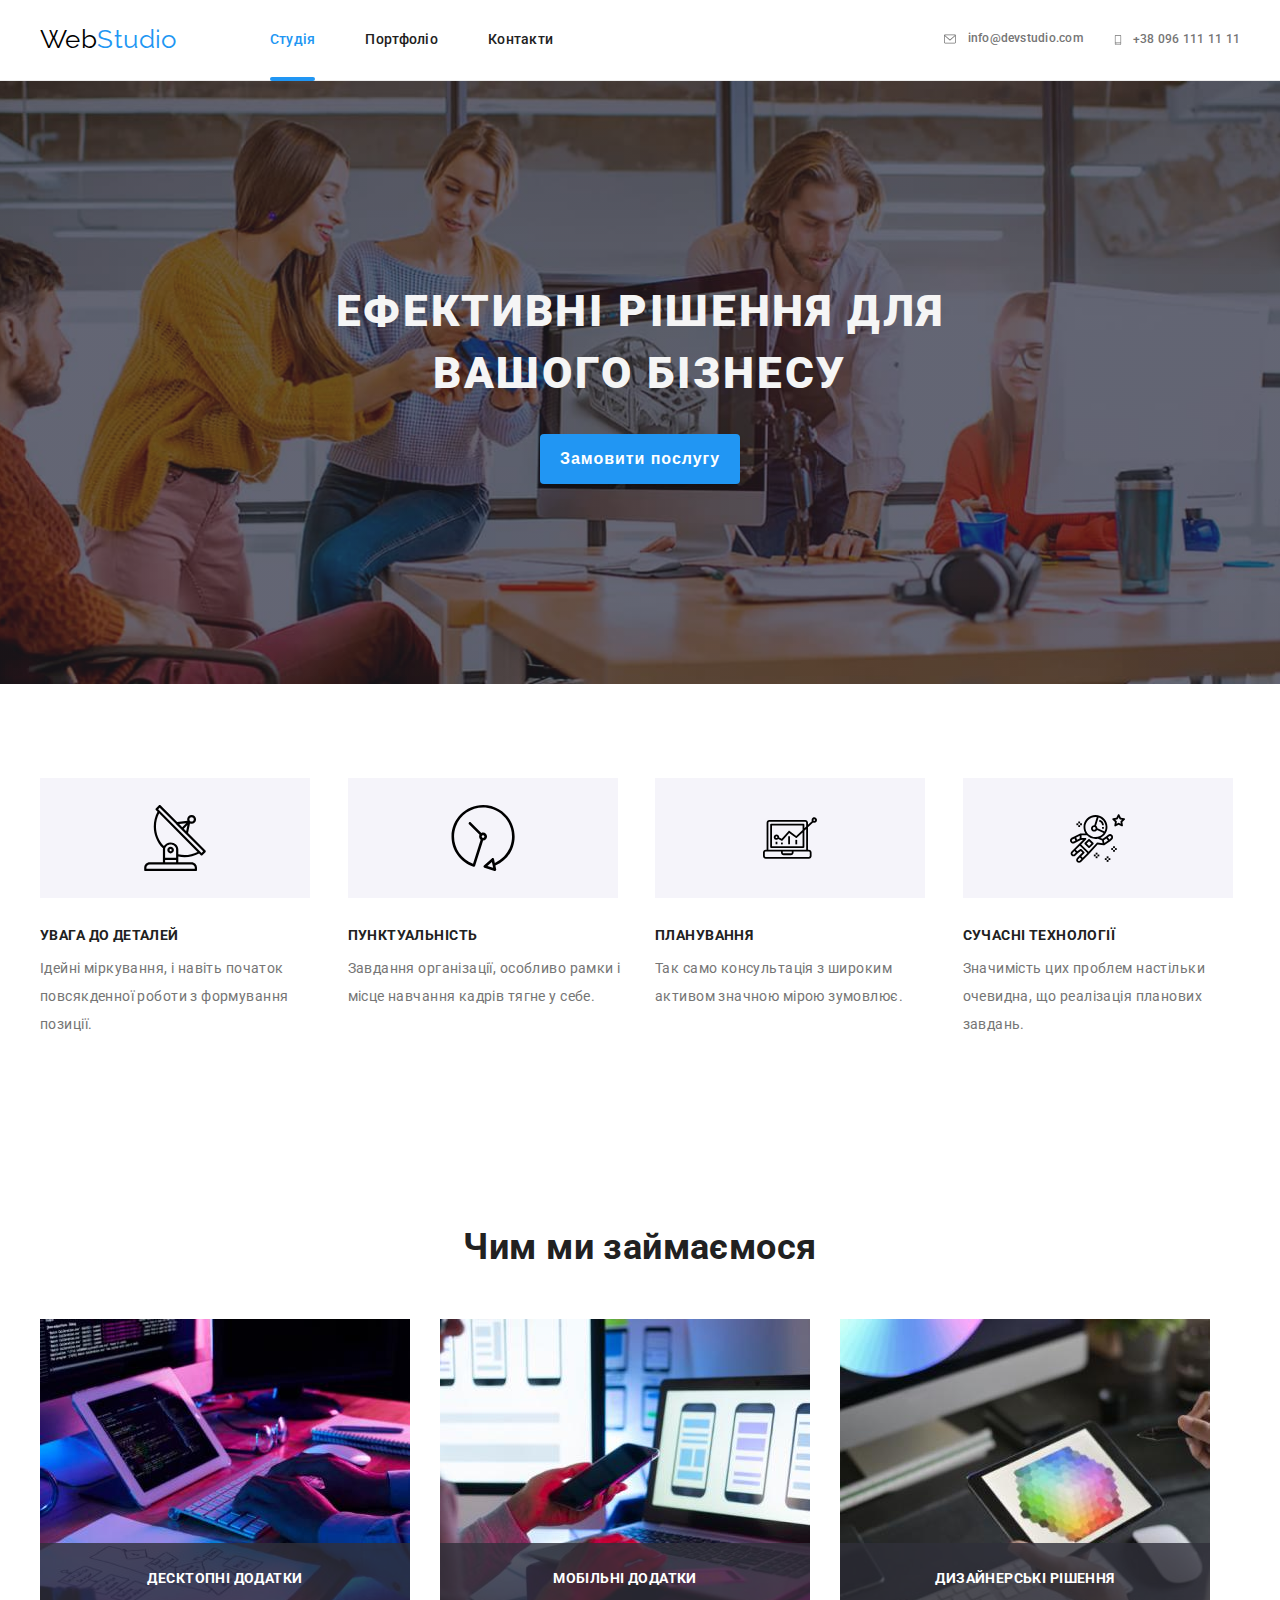
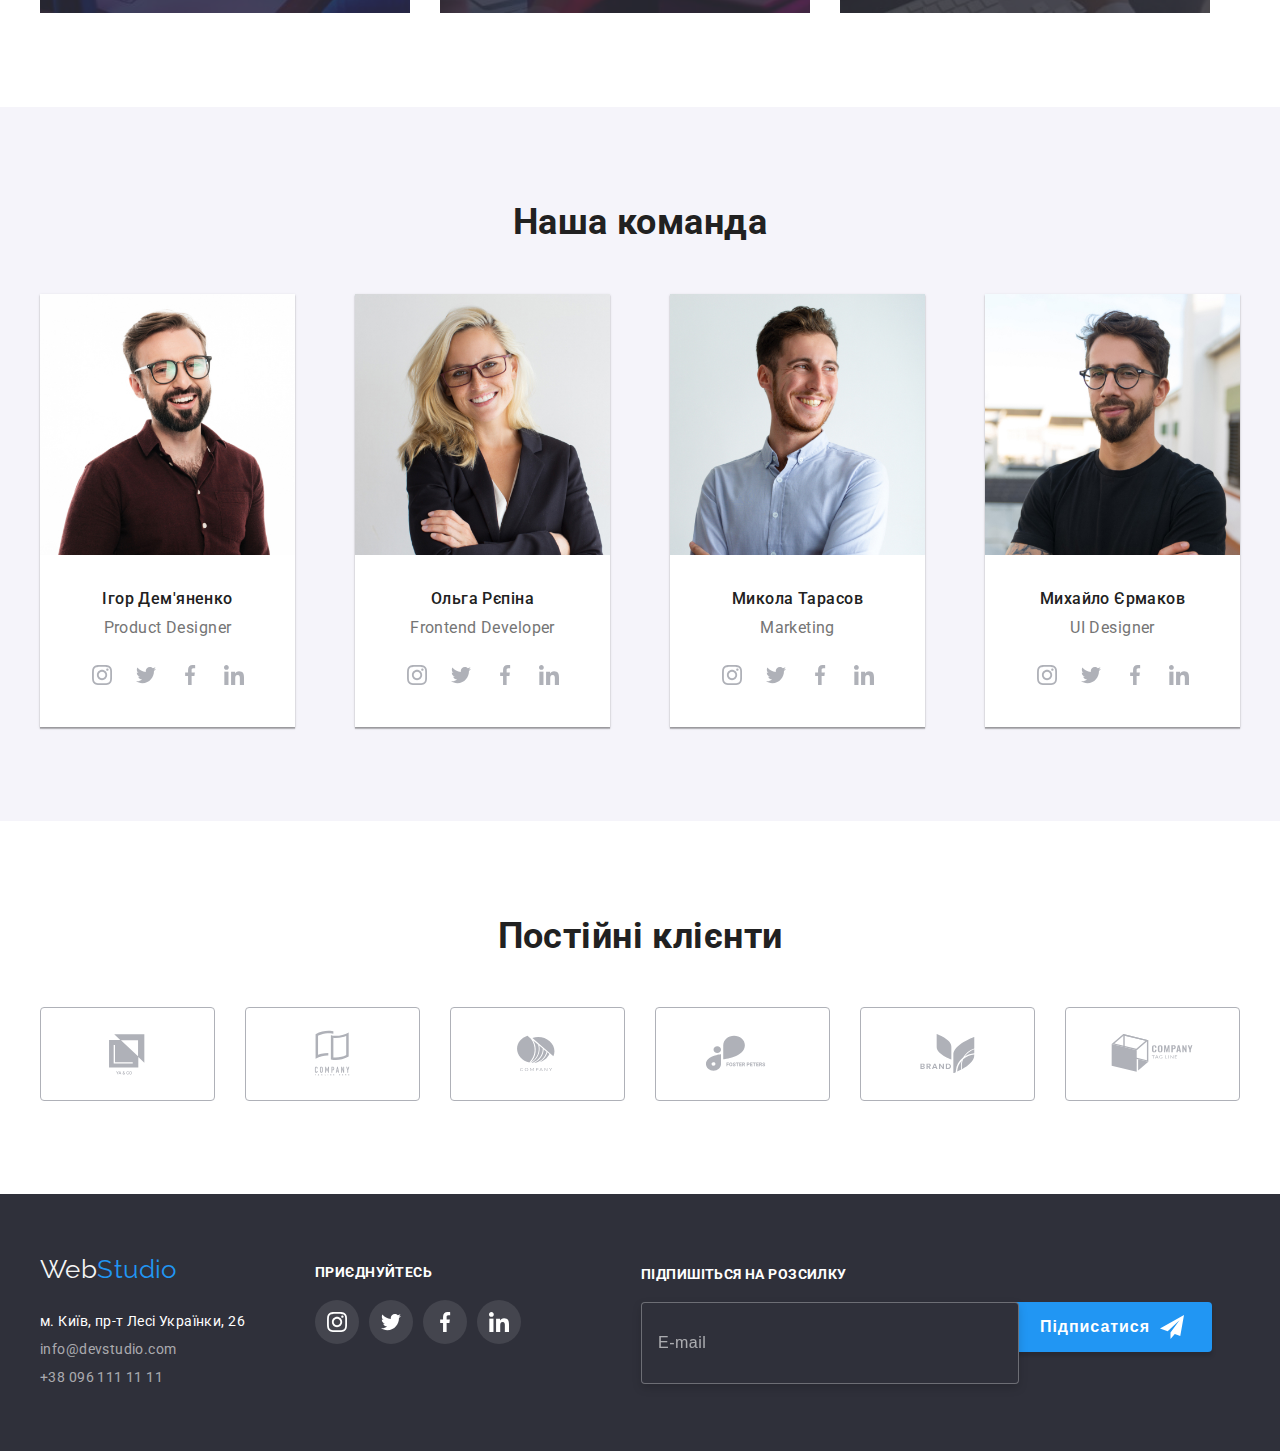
<file: index.html>
<!DOCTYPE html>
<html lang="uk">

<head>
  <meta charset="UTF-8" />
  <meta http-equiv="X-UA-Compatible" content="IE=edge" />
  <meta name="viewport" content="width=device-width, initial-scale=1.0" />
  <link rel="stylesheet" href="https://cdnjs.cloudflare.com/ajax/libs/modern-normalize/1.1.0/modern-normalize.min.css"
    integrity="sha512-wpPYUAdjBVSE4KJnH1VR1HeZfpl1ub8YT/NKx4PuQ5NmX2tKuGu6U/JRp5y+Y8XG2tV+wKQpNHVUX03MfMFn9Q=="
    crossorigin="anonymous" referrerpolicy="no-referrer" />
  <link rel="stylesheet" href="./css/main.min.css" />
  <link rel="preconnect" href="https://fonts.googleapis.com" />
  <link rel="preconnect" href="https://fonts.gstatic.com" crossorigin />
  <link href="https://fonts.googleapis.com/css2?family=Raleway:wght@700&family=Roboto:wght@400;500;700;900&display=swap"
    rel="stylesheet" />
  <title>Студія</title>
</head>

<body>
  <header class="header">
    <div class="container">
      <div class="main-nav">
        <!-- <nav class="main-nav"> -->
        <!-- логотип-->
        <a href="./index.html" class="main-nav__logo">
          <span class="main-nav__text">Web</span>Studio
        </a>
        <button type="button" class="menu-button" aria-expanded="false" aria-controls="menu-container" data-menu-button>
          <svg viewBox="0 0 32 32" width="40" height="40" aria-label="Переключатель мобильного меню">
            <use class="icon-cross" xlink:href="./images/sprite.svg#cross"></use>
            <use class="icon-menu" xlink:href="./images/sprite.svg#menu"></use>
          </svg>
        </button>

        <div class="menu-container" id="menu-container" data-menu>
          <ul class="site-nav">
            <li class="site-nav__item">
              <a href="./index.html" class=" site-nav__link site-nav__link--current">Студія</a>
            </li>
            <li class="site-nav__item">
              <a href="./portfolio.html" class="site-nav__link">Портфоліо</a>
            </li>
            <li class="site-nav__item">
              <a href="" class="site-nav__link">Контакти</a>
            </li>
          </ul>
          <!-- </nav> -->
          <ul class="contacts">
            <li class="contacts__item">
              <a href="mailto:info@devstudio.com" class="contacts__link">
                <svg viewBox="0 0 100 100" width="16" height="12" class="contacts__icon icon-envelope">
                  <use xlink:href="./images/sprite.svg#envelope">
                  </use>
                </svg>
                info@devstudio.com</a>
            </li>
            <li class="contacts__item">
              <a href="tel:+380961111111" class="contacts__tel">
                <svg viewBox="0 0 100 100" width="16" height="10" class="contacts__icon icon-smartphone">
                  <use xlink:href="./images/sprite.svg#smartphone">
                  </use>
                </svg>
                +38 096 111 11 11</a>
            </li>
          </ul>
          <ul class="menu-social">
            <li class="menu-social__item">
              <a href="" class="menu-social__link">Instagram</a>
            </li>
            <li class="menu-social__item">
              <a href="" class="menu-social__link">Twitter</a>
            </li>
            <li class="menu-social__item">
              <a href="" class="menu-social__link">Facebook</a>
            </li>
            <li class="menu-social__item">
              <a href="" class="menu-social__link">LinkedIn</a>
            </li>

          </ul>
        </div>
      </div>
    </div>
  </header>
  <main>
    <!-- блок-герой -->
    <section class="hero overlay">
      <h1 class="hero__title">Ефективні рішення для вашого бізнесу</h1>
      <button type="button" class="button" data-modal-open>Замовити послугу</button>
    </section>
    <!-- переваги -->
    <section class="section">
      <div class="container">
        <h2 class="visually-hidden">переваги</h2>
        <ul class="benefits">
          <li class="benefits__item">
            <div class="benefits__image">
              <svg viewBox="0 0 100 100" width="66" height="70" class="benefits__icon">
                <use xlink:href="./images/sprite.svg#antenna-1">
                </use>
              </svg>
            </div>
            <h3 class="benefits__title">УВАГА ДО ДЕТАЛЕЙ</h3>
            <p>
              Ідейні міркування, і навіть початок повсякденної роботи з
              формування позиції.
            </p>
          </li>
          <li class="benefits__item">
            <div class="benefits__image">
              <svg viewBox="0 0 100 100" width="66" height="70" class="benefits__icon">
                <use xlink:href="./images/sprite.svg#clock">
                </use>
              </svg>
            </div>
            <h3 class="benefits__title">ПУНКТУАЛЬНІСТЬ</h3>
            <p>
              Завдання організації, особливо рамки і місце навчання кадрів тягне
              у себе.
            </p>
          </li>
          <li class="benefits__item">
            <div class="benefits__image">
              <svg viewBox="0 0 100 100" width="70" height="54" class="benefits__icon">
                <use xlink:href="./images/sprite.svg#diagram-1">
                </use>
              </svg>
            </div>
            <h3 class="benefits__title">ПЛАНУВАННЯ</h3>
            <p>
              Так само консультація з широким активом значною мірою зумовлює.
            </p>
          </li>
          <li class="benefits__item">
            <div class="benefits__image">
              <svg viewBox="0 0 100 100" width="55" height="61" class="benefits__icon">
                <use xlink:href="./images/sprite.svg#astronaut-1">
                </use>
              </svg>
            </div>
            <h3 class="benefits__title">СУЧАСНІ ТЕХНОЛОГІЇ</h3>
            <p>
              Значимість цих проблем настільки очевидна, що реалізація планових
              завдань.
            </p>
          </li>
        </ul>
      </div>
    </section>
    <!-- Чим займаються -->
    <section class="section">
      <div class="container">
        <h2 class="section__title work__title">Чим ми займаємося</h2>
        <ul class="work">
          <li class="work__item">
            <img srcset="./images/whatwedo1.jpg 1x, ./images/whatwedo1@2x.jpg 2x" src="./images/whatwedo1.jpg"
              alt="Людина пише код на планшеті за столом" width="370" />
            <div class="work__description">
              <p>десктопні додатки</p>
            </div>
          </li>
          <li class="work__item">
            <img srcset="./images/whatwedo2.jpg 1x, ./images/whatwedo2@2x.jpg 2x" src="./images/whatwedo2.jpg"
              alt="Людина зі смартфоном у руках дивиться на смартфон на екрані ноутбуку " width="370" />
            <div class="work__description">
              <p>мобільні додатки</p>
            </div>
          </li>
          <li class="work__item">
            <img srcset="./images/whatwedo3.jpg 1x, ./images/whatwedo3@2x.jpg 2x" src="./images/whatwedo3.jpg" srcset=""
              alt="Планшет із палітрою кольорів у руках людини" width="370" />
            <div class="work__description">
              <p>дизайнерські рішення</p>
            </div>

          </li>
        </ul>
      </div>
    </section>
    <!-- команда -->
    <section class="section team">
      <div class="container">
        <h2 class="section__title">Наша команда</h2>
        <ul class="team">
          <li class="team__item">
            <img srcset="
                    ./images/igor-demyanenko.-mobile1x.jpg     270w,
                    ./images/igor-demyanenko.-tablet1x.jpg     345w,
                    ./images/igor-demyanenko.jpg    450w,
                    ./images/igor-demyanenko.-mobile2x.jpg  540w, 
                    ./images/igor-demyanenko.-tablet2x.jpg  708w,
                    ./images/igor-demyanenko2x.jpg  900w" src="./images/igor-demyanenko.jpg"
              alt="Портретне фото Ігора Дем'яненко"
              sizes="(min-width:1200px) 270px, (min-width:768px) 354px, (max-width:767px) 450px" />
            <div class="team__description">
              <h3 class="team__title">Ігор Дем'яненко</h3>
              <p lang="en" class="team__position">Product Designer</p>
            </div>
            <ul class="team-social">
              <li class="team-social__item">
                <a href="" class="team-social__link">
                  <svg viewBox="0 0 100 100" width="20" height="20" class="team-social__icon">
                    <use xlink:href="./images/sprite.svg#instagram">
                    </use>
                  </svg>
                </a>
              </li>
              <li class="team-social__item">
                <a href="" class="team-social__link">
                  <svg viewBox="0 0 100 100" width="20" height="20" class="team-social__icon">
                    <use xlink:href="./images/sprite.svg#twitter-1">
                    </use>
                  </svg>
                </a>
              </li>
              <li class="team-social__item">
                <a href="" class="team-social__link">
                  <svg viewBox="0 0 100 100" width="20" height="20" class="team-social__icon">
                    <use xlink:href="./images/sprite.svg#facebook-1">
                    </use>
                  </svg>
                </a>
              </li>
              <li class="team-social__item">
                <a href="" class="team-social__link">
                  <svg viewBox="0 0 100 100" width="20" height="20" class="team-social__icon">
                    <use xlink:href="./images/sprite.svg#linkedin-1">
                    </use>
                  </svg>
                </a>
              </li>
            </ul>
          <li class="team__item">
            <img srcset="
                    ./images/olga-repina-mobile1x.jpg     270w,
                    ./images/olga-repina-tablet1x.jpg     345w,
                    .//images/olga-repina.jpg    450w,
                    ./images/olga-repina-mobile2x.jpg  540w, 
                    ./images/olga-repina-tablet2x.jpg  708w,
                    ./images/olga-repina2x.jpg  900w" src="./images/olga-repina.jpg" alt="Портретне фото Ольги Рєпіної"
              sizes="(min-width:1200px) 270px, (min-width:768px) 354px, (max-width:767px) 450px" />
            <div class="team__description">
              <h3 class="team__title">Ольга Рєпіна</h3>
              <p lang="en" class="team__position">Frontend Developer</p>
            </div>
            <ul class="team-social">
              <li class="team-social__item">
                <a href="" class="team-social__link">
                  <svg viewBox="0 0 100 100" width="20" height="20" class="team-social__icon">
                    <use xlink:href="./images/sprite.svg#instagram">
                    </use>
                  </svg>
                </a>
              </li>
              <li class="team-social__item">
                <a href="" class="team-social__link">

                  <svg viewBox="0 0 100 100" width="20" height="20" class="team-social__icon">
                    <use xlink:href="./images/sprite.svg#twitter-1">
                    </use>
                  </svg>
                </a>
              </li>
              <li class="team-social__item">
                <a href="" class="team-social__link">
                  <svg viewBox="0 0 100 100" width="20" height="20" class="team-social__icon">
                    <use xlink:href="./images/sprite.svg#facebook-1">
                    </use>
                  </svg>
                </a>
              </li>
              <li class="team-social__item">
                <a href="" class="team-social__link">
                  <svg viewBox="0 0 100 100" width="20" height="20" class="team-social__icon">
                    <use xlink:href="./images/sprite.svg#linkedin-1">
                    </use>
                  </svg>
                </a>
              </li>
            </ul>
          </li>
          <li class="team__item">
            <img srcset="
                    ./images/mukola-tarasov-mobile1x.jpg     270w,
                    ./images/mukola-tarasov-tablet1x.jpg     345w,
                    ./images/mukola-tarasov.jpg    450w,
                    ./images/mukola-tarasov-mobile2x.jpg  540w, 
                    ./images/mukola-tarasov-tablet2x.jpg  708w,
                    ./images/mukola-tarasov2x.jpg  900w" src="./images/mukola-tarasov.jpg"
              alt="Портретне фото Миколи Тарасова"
              sizes="(min-width:1200px) 270px, (min-width:768px) 354px, (max-width:767px) 450px" />
            <div class="team__description">
              <h3 class="team__title">Микола Тарасов</h3>
              <p lang="en" class="team__position">Marketing</p>
            </div>
            <ul class="team-social">
              <li class="team-social__item">
                <a href="" class="team-social__link ">
                  <svg viewBox="0 0 100 100" width="20" height="20" class="team-social__icon">
                    <use xlink:href="./images/sprite.svg#instagram">
                    </use>
                  </svg>
                </a>
              </li>
              <li class="team-social__item">
                <a href="" class="team-social__link">

                  <svg viewBox="0 0 100 100" width="20" height="20" class="team-social__icon">
                    <use xlink:href="./images/sprite.svg#twitter-1">
                    </use>
                  </svg>
                </a>
              </li>
              <li class="team-social__item">
                <a href="" class="team-social__link">
                  <svg viewBox="0 0 100 100" width="20" height="20" class="team-social__icon">
                    <use xlink:href="./images/sprite.svg#facebook-1">
                    </use>
                  </svg>
                </a>
              </li>
              <li class="team-social__item">
                <a href="" class="team-social__link">
                  <svg viewBox="0 0 100 100" width="20" height="20" class="team-social__icon">
                    <use xlink:href="./images/sprite.svg#linkedin-1">
                    </use>
                  </svg>
                </a>
              </li>
            </ul>
          </li>
          <li class="team__item">
            <img srcset="
                    ./images/mukhaylo-ermakov-mobile1x.jpg     270w,
                    ./images/mukhaylo-ermakov-tablet1x.jpg     345w,
                    ./images/mukhaylo-ermakov.jpg    450w,
                    ./images/mukhaylo-ermakov-mobile2x.jpg  540w, 
                    ./images/mukhaylo-ermakov-tablet2x.jpg  708w,
                    ./images/mukhaylo-ermakov2x.jpg  900w" src="./images/mukhaylo-ermakov.jpg"
              alt="Портретне фото Михайла Єрмакова"
              sizes="(min-width:1200px) 270px, (min-width:768px) 354px, (max-width:767px) 450px" />
            <div class="team__description">
              <h3 class="team__title">Михайло Єрмаков</h3>
              <p lang="en" class="team__position">UI Designer</p>
            </div>
            <ul class="team-social">
              <li class="team-social__item">
                <a href="" class="team-social__link">
                  <svg viewBox="0 0 100 100" width="20" height="20" class="team-social__icon">
                    <use xlink:href="./images/sprite.svg#instagram">
                    </use>
                  </svg>
                </a>
              </li>
              <li class="team-social__item">
                <a href="" class="team-social__link">

                  <svg viewBox="0 0 100 100" width="20" height="20" class="team-social__icon">
                    <use xlink:href="./images/sprite.svg#twitter-1">
                    </use>
                  </svg>
                </a>
              </li>
              <li class="item">
                <a href="" class="team-social__link">
                  <svg viewBox="0 0 100 100" width="20" height="20" class="team-social__icon">
                    <use xlink:href="./images/sprite.svg#facebook-1">
                    </use>
                  </svg>
                </a>
              </li>
              <li class="team-social__item">
                <a href="" class="team-social__link">
                  <svg viewBox="0 0 100 100" width="20" height="20" class="team-social__icon">
                    <use xlink:href="./images/sprite.svg#linkedin-1">
                    </use>
                  </svg>
                </a>
              </li>
            </ul>
          </li>
      </div>

      </ul>
      </div>
    </section>
    <section class="section clients">
      <div class="container">
        <h2 class="section__title">Постійні клієнти</h2>
        <ul class="clients__list">
          <li class="clients__item">
            <a href="" class="clients__link">
              <svg viewBox="0 0 100 100" width="41" height="47" class="clients__icon">
                <use xlink:href="./images/sprite.svg#company1-logo">
                </use>
              </svg>

            </a>
          </li>
          <li class="clients__item">
            <a href="" class="clients__link">
              <svg viewBox="0 0 100 100" width="38" height="34" class="clients__icon">
                <use xlink:href="./images/sprite.svg#company2-logo">
                </use>
              </svg>

            </a>
          </li>
          <li class="clients__item">
            <a href="" class="clients__link">
              <svg viewBox="0 0 100 100" width="43" height="41" class="clients__icon">
                <use xlink:href="./images/sprite.svg#company3-logo">
                </use>
              </svg>

            </a>
          </li>
          <li class="clients__item">
            <a href="" class="clients__link">
              <svg viewBox="0 0 100 100" width="84" height="41" class="clients__icon">
                <use xlink:href="./images/sprite.svg#company4-logo">
                </use>
              </svg>

            </a>
          </li>
          <li class="clients__item">
            <a href="" class="clients__link">
              <svg viewBox="0 0 100 100" width="62" height="45" class="clients__icon">
                <use xlink:href="./images/sprite.svg#company5-logo">
                </use>
              </svg>

            </a>
          </li>
          <li class="clients__item">
            <a href="" class="clients__link">
              <svg viewBox="0 0 100 100" width="94" height="44" class="clients__icon">
                <use xlink:href="./images/sprite.svg#company6-logo">
                </use>
              </svg>

            </a>
          </li>
        </ul>
      </div>
    </section>

    <div class="backdrop is-hidden" data-modal>
      <div class="modal ">
        <form class="form">
          <b class="form__title">Залиште свої дані, ми вам передзвонимо</b>
          <div class="form__field">
            <label for="name" class="form__label">Ім'я</label>
            <input type="text" name="name" id="name" class="form__input">
            <span class="form__icon">
              <svg width="12" height="12" viewBox="0 0 32 32">
                <use xlink:href="./images/sprite.svg#name"></use>
              </svg>
            </span>
          </div>

          <div class="form__field">
            <label for="tel" class="form__label">Телефон</label>
            <input type="tel" name="tel" id="tel" class="form__input">
            <span class="form__icon">
              <svg width="13" height="13" viewBox="0 0 32 32">
                <use xlink:href="./images/sprite.svg#tel"></use>
              </svg>
            </span>
          </div>
          <div class="form__field">
            <label for="email" class="form__label">Пошта</label>
            <input type="email" name="email" id="email" class="form__input">
            <span class="form__icon">
              <svg width="15" height="12" viewBox="0 0 32 32">
                <use xlink:href="./images/sprite.svg#email"></use>
              </svg>
            </span>
          </div>
          <div class="form__field form__comment">
            <label for="comment" class="form__label">Комментар</label>
            <textarea type="text" rows="5" name="comment" id="comment" placeholder="Введіть текст"
              class="form__textarea"></textarea>
          </div>
          <div class="checkbox">
            <label class="checkbox__label">
              <input class="checkbox__input" type="checkbox" name="policy" value="policy" />
              <span class="checkbox__border">
                <span>
                  <svg class="checkbox__icon" width="15" height="15" viewBox="0 0 32 32">
                    <use xlink:href="./images/sprite.svg#check"></use>
                  </svg>
                </span>
              </span>
              <span class="checkbox__text"> Погоджуюся з розсилкою та приймаю <a href="" class="checkbox__policy">Умови
                  договору</a></span>

            </label>
          </div>
          <div>
            <button type="submit" class="button ">
              <p> Відправити</p>
            </button>
          </div>

          <button type="button" data-modal-close class="close-button">
            <svg class="close-button__svg" width="18" height="18" viewBox="0 0 100 100">
              <use xlink:href="./images/sprite.svg#close"></use>
            </svg>
          </button>
        </form>
      </div>
    </div>

  </main>
  <!-- адреса -->
  <footer class="footer">
    <div class="container ">
      <div class="footer-nav">
        <a href="./index.html" class="footer-nav__logo">
          <span class="footer-nav__text">Web</span>Studio
        </a>
        <address class="adress">
          <ul class="adress__list">
            <li>
              <a href="https://www.google.com.ua/maps/place/%D0%B1%D1%83%D0%BB.+%D0%9B%D0%B5%D1%81%D0%B8+%D0%A3%D0%BA%D1%80%D0%B0%D0%B8%D0%BD%D0%BA%D0%B8,+26,+%D0%9A%D0%B8%D0%B5%D0%B2,+02000/@50.426584,30.5339011,17z/data=!3m1!4b1!4m5!3m4!1s0x40d4cf0e033ecbe9:0x57a4dffefec77da0!8m2!3d50.4265807!4d30.5383859?hl=ru"
                target="_blank" rel="noreferrer noopener" class="adress__physical">м. Київ, пр-т Лесі Українки, 26</a>
            </li>
            <li>
              <a href="mailto:info@devstudio.com" class="adress__link ">info@devstudio.com</a>
            </li>
            <li><a href="tel:+380961111111" class="adress__tel ">+38 096 111 11 11</a></li>
          </ul>
        </address>
      </div>

      <div class="social">
        <strong class="social__strong">Приєднуйтесь</strong>
        <ul class="footer-social">
          <li class="footer-social__item">
            <a href="" class="footer-social__link">
              <svg viewBox="0 0 100 100" width="20" height="20" class="footer-social__icon">
                <use xlink:href="./images/sprite.svg#instagram">
                </use>
              </svg>

            </a>
          </li>
          <li class="footer-social__item">
            <a href="" class="footer-social__link">

              <svg viewBox="0 0 100 100" width="20" height="20" class="footer-social__icon">
                <use xlink:href="./images/sprite.svg#twitter-1">
                </use>
              </svg>
            </a>
          </li>
          <li class="footer-social__item">
            <a href="" class="footer-social__link">
              <svg viewBox="0 0 100 100" width="20" height="20" class="footer-social__icon">
                <use xlink:href="./images/sprite.svg#facebook-1">
                </use>
              </svg>
            </a>
          </li>
          <li class="footer-social__item">
            <a href="" class="footer-social__link">
              <svg viewBox="0 0 100 100" width="20" height="20" class="footer-social__icon">
                <use xlink:href="./images/sprite.svg#linkedin-1">
                </use>
              </svg>
            </a>
          </li>
        </ul>
      </div>
      <form class="footer-form">
        <div class="footer-form__field">
          <label for="footer-email" class="footer-form__label">Підпишіться на розсилку</label>
          <input type="email" name="footer-email" id="footer-email" placeholder="E-mail" class="footer-form__input">
        </div>
        <div>
          <button type="submit" class="button footer-form__button">
            <p>Підписатися</p>
            <svg class="footer-form__icon" width="24" height="24" viewBox="0 0 32 32">
              <use xlink:href="./images/sprite.svg#send"></use>
            </svg>
          </button>
        </div>
      </form>
    </div>

  </footer>


  <script src="./js/modal.js"></script>
  <script src="./js/mobile-menu.js"></script>
</body>

</html>
</file>
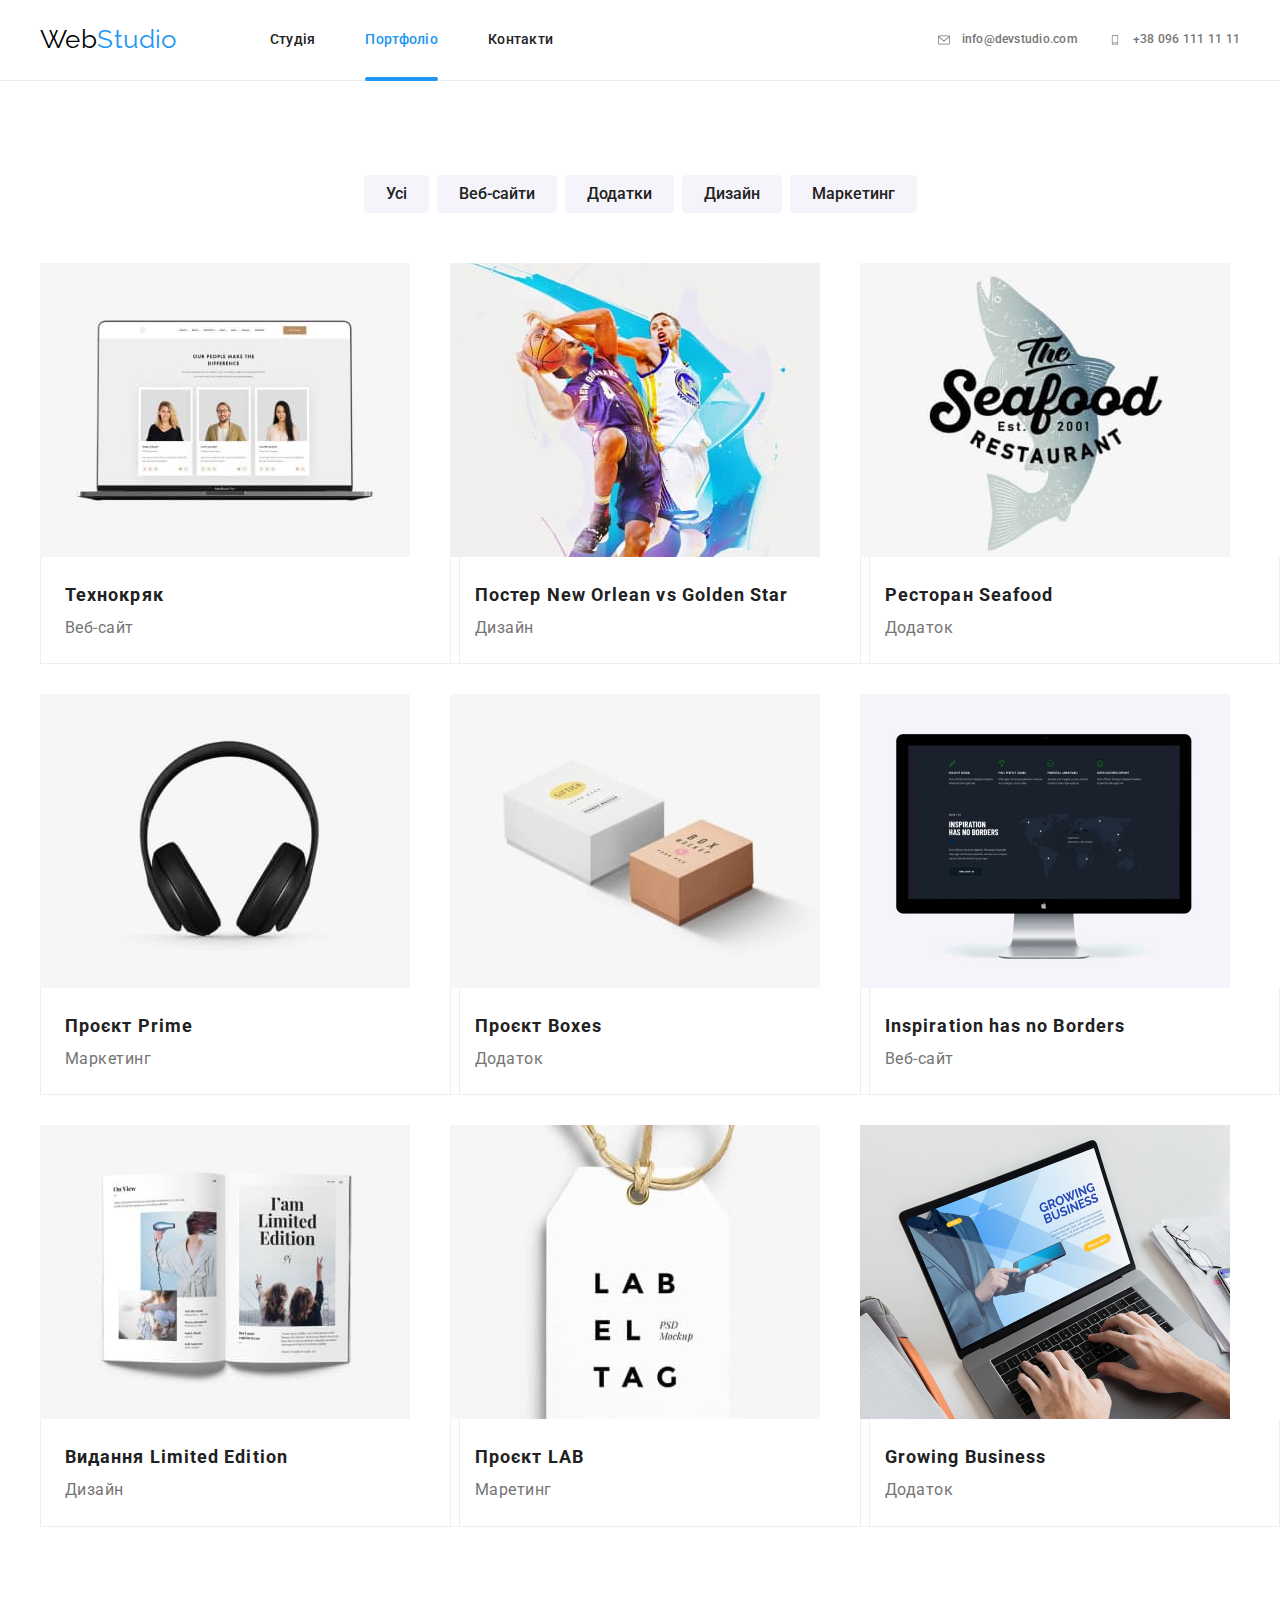
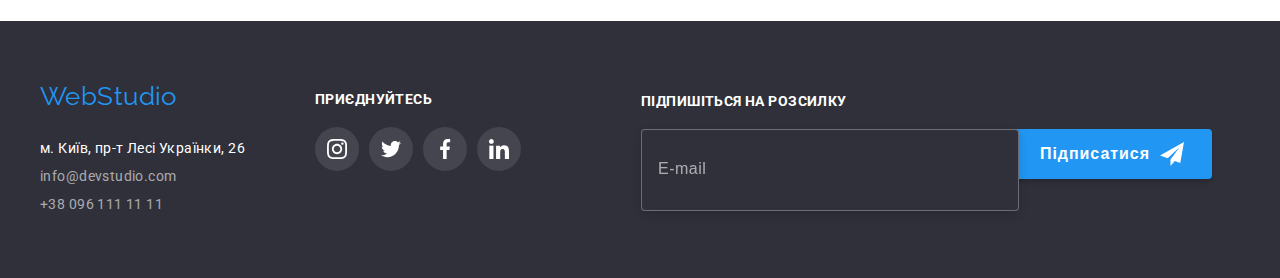
<file: portfolio.html>
<!DOCTYPE html>
<html lang="uk">

<head>
  <meta charset="UTF-8" />
  <meta http-equiv="X-UA-Compatible" content="IE=edge" />
  <meta name="viewport" content="width=device-width, initial-scale=1.0" />
  <link rel="stylesheet" href="https://cdnjs.cloudflare.com/ajax/libs/modern-normalize/1.1.0/modern-normalize.min.css"
    integrity="sha512-wpPYUAdjBVSE4KJnH1VR1HeZfpl1ub8YT/NKx4PuQ5NmX2tKuGu6U/JRp5y+Y8XG2tV+wKQpNHVUX03MfMFn9Q=="
    crossorigin="anonymous" referrerpolicy="no-referrer" />
  <link rel="stylesheet" href="./css/main.min.css" />
  <link rel="preconnect" href="https://fonts.googleapis.com" />
  <link rel="preconnect" href="https://fonts.gstatic.com" crossorigin />
  <link href="https://fonts.googleapis.com/css2?family=Raleway:wght@700&family=Roboto:wght@400;500;700;900&display=swap"
    rel="stylesheet" />
  <title>Portfolio</title>

</head>

<body>
  <header class="header">
    <div class="container main-nav">
      <nav class="main-nav">
        <!-- логотип-->
        <a href="./index.html" class="main-nav__logo">
          <span class="main-nav__text">Web</span>Studio
        </a>
        <!-- навігація -->
        <ul class="site-nav">
          <li class="site-nav__item">
            <a href="./index.html" class="site-nav__link">Студія</a>
          </li>
          <li class="site-nav__item">
            <a href="./portfolio.html" class=" site-nav__link site-nav__link--current">Портфоліо</a>
          </li>
          <li class="site-nav__item">
            <a href="" class="site-nav__link">Контакти</a>
          </li>
        </ul>
      </nav>
      <ul class="contacts">
        <li class="contacts__item">
          <a href="mailto:info@devstudio.com" class="contacts__link">
            <svg viewBox="0 0 100 100" width="16" height="12" class="contacts__icon">
              <use xlink:href="./images/sprite.svg#envelope">
              </use>
            </svg>
            info@devstudio.com</a>
        </li>
        <li class="contacts__item">

          <a href="tel:+380961111111" class="contacts__tel">
            <svg viewBox="0 0 100 100" width="16" height="10" class="contacts__icon">
              <use xlink:href="./images/sprite.svg#smartphone">
              </use>
            </svg>
            +38 096 111 11 11</a>
        </li>
      </ul>

    </div>
  </header>
  <main>
    <section class="section">
      <div class="container">
        <h1 class="visually-hidden">Портфоліо</h1>
        <ul class="filter">
          <li class="filter__item">
            <button type="button" class="filter__button">Усі</button>
          </li>
          <li class="filter__item">
            <button type="button" class="filter__button">Веб-сайти</button>
          </li>
          <li class="filter__item">
            <button type="button" class="filter__button">Додатки</button>
          </li>
          <li class="filter__item">
            <button type="button" class="filter__button">Дизайн</button>
          </li>
          <li class="filter__item">
            <button type="button" class="filter__button">Маркетинг</button>
          </li>
        </ul>
        <ul class="portfolio">
          <li class="portfolio__item">
            <a href="" class="portfolio__link">
              <div class="submenu">
                <img src="./images/website-tehnokryak.jpg" alt="зображенння веб-сайту Технокряк" width="370" />
                <p class="submenu__text">
                  Ресурс пропонує комплексні пропозиції з різним рівнем функціоналу та сервісів. Все це дозволить
                  відвідувачу отримати
                  вичерпні відомості про компанію чи приватну особу.
                </p>
              </div>
              <div class="portfolio__meta">
                <h2 class="portfolio__title">Технокряк</h2>
                <p class="portfolio__description">Веб-сайт</p>
              </div>

            </a>
          </li>
          <li class="portfolio__item">
            <a href="" class="portfolio__link">
              <div class="submenu">
                <img src="./images/poster-new-orlean-vs.jpg" alt="гра у баскетбол" width="370" />
                <p class="submenu__text">
                  Ресурс пропонує комплексні пропозиції з різним рівнем функціоналу та сервісів. Все це дозволить
                  відвідувачу отримати
                  вичерпні відомості про компанію чи приватну особу.
                </p>
              </div>
              <div class="portfolio__meta">
                <h2 class="portfolio__title">Постер New Orlean vs Golden Star</h2>
                <p class="portfolio__description">Дизайн</p>
              </div>
            </a>
          </li>
          <li class="portfolio__item">
            <a href="" class="portfolio__link">
              <div class="submenu">
                <img src="./images/restroran-seafood.jpg" alt="логотип ресторану" width="370" />
                <p class="submenu__text">
                  Ресурс пропонує комплексні пропозиції з різним рівнем функціоналу та сервісів. Все це дозволить
                  відвідувачу отримати
                  вичерпні відомості про компанію чи приватну особу.
                </p>
              </div>
              <div class="portfolio__meta">
                <h2 class="portfolio__title">Ресторан Seafood</h2>
                <p class="portfolio__description">Додаток</p>
              </div>
            </a>
          </li>
          <li class="portfolio__item">
            <a href="" class="portfolio__link">
              <div class="submenu">
                <img src="./images/project-prime.jpg" alt="навушники" width="370" />
                <p class="submenu__text">
                  Ресурс пропонує комплексні пропозиції з різним рівнем функціоналу та сервісів. Все це дозволить
                  відвідувачу отримати
                  вичерпні відомості про компанію чи приватну особу.
                </p>
              </div>
              <div class="portfolio__meta">
                <h2 class="portfolio__title">Проєкт Prime</h2>
                <p class="portfolio__description">Маркетинг</p>
              </div>
            </a>
          </li>
          <li class="portfolio__item">
            <a href="" class="portfolio__link">
              <div class="submenu">
                <img src="./images/project-boxes.jpg" alt="коробки" width="370" />
                <p class="submenu__text">
                  Ресурс пропонує комплексні пропозиції з різним рівнем функціоналу та сервісів. Все це дозволить
                  відвідувачу отримати
                  вичерпні відомості про компанію чи приватну особу.
                </p>
              </div>
              <div class="portfolio__meta">
                <h2 class="portfolio__title">Проєкт Boxes</h2>
                <p class="portfolio__description">Додаток</p>
              </div>
            </a>
          </li>
          <li class="portfolio__item">
            <a href="" class="portfolio__link">
              <div class="submenu">
                <img src="./images/inspration-no-borders.jpg" alt="монітор" width="370" />
                <p class="submenu__text">
                  Ресурс пропонує комплексні пропозиції з різним рівнем функціоналу та сервісів. Все це дозволить
                  відвідувачу отримати
                  вичерпні відомості про компанію чи приватну особу.
                </p>
              </div>
              <div class="portfolio__meta">
                <h2 class="portfolio__title">Inspiration has no Borders</h2>
                <p class="portfolio__description">Веб-сайт</p>
              </div>
            </a>
          </li>
          <li class="portfolio__item">
            <a href="" class="portfolio__link">
              <div class="submenu">
                <img src="./images/vudannya.jpg" alt="книга" width="370" />
                <p class="submenu__text">
                  Ресурс пропонує комплексні пропозиції з різним рівнем функціоналу та сервісів. Все це дозволить
                  відвідувачу отримати
                  вичерпні відомості про компанію чи приватну особу.
                </p>
              </div>
              <div class="portfolio__meta">
                <h2 class="portfolio__title">Видання Limited Edition</h2>
                <p class="portfolio__description">Дизайн</p>
              </div>
            </a>
          </li>
          <li class="portfolio__item">
            <a href="" class="portfolio__link">
              <div class="submenu">
                <img src="./images/project-lab.jpg" alt="проект лаб" width="370" />
                <p class="submenu__text">
                  Ресурс пропонує комплексні пропозиції з різним рівнем функціоналу та сервісів. Все це дозволить
                  відвідувачу отримати
                  вичерпні відомості про компанію чи приватну особу.
                </p>
              </div>
              <div class="portfolio__meta">
                <h2 class="portfolio__title">Проєкт LAB</h2>
                <p class="portfolio__description">Маретинг</p>
              </div>
            </a>
          </li>
          <li class="portfolio__item">
            <a href="" class="portfolio__link">
              <div class="submenu">
                <img src="./images/growing-business.jpg" alt="ноутбук" width="370" />
                <p class="submenu__text">
                  Ресурс пропонує комплексні пропозиції з різним рівнем функціоналу та сервісів. Все це дозволить
                  відвідувачу отримати
                  вичерпні відомості про компанію чи приватну особу.
                </p>
              </div>
              <div class="portfolio__meta">
                <h2 class="portfolio__title">Growing Business</h2>
                <p class="portfolio__description">Додаток</p>
              </div>
            </a>
          </li>
        </ul>
      </div>

    </section>
  </main>
  <footer class="footer">
    <div class="container">
      <div class="footer-adress">
        <a href="./index.html" class="main-nav__logo">
          <span class="main-nav__text--footer">Web</span>Studio
        </a>
        <address class="adress">
          <ul class="adress__list">
            <li>
              <a href="https://www.google.com.ua/maps/place/%D0%B1%D1%83%D0%BB.+%D0%9B%D0%B5%D1%81%D0%B8+%D0%A3%D0%BA%D1%80%D0%B0%D0%B8%D0%BD%D0%BA%D0%B8,+26,+%D0%9A%D0%B8%D0%B5%D0%B2,+02000/@50.426584,30.5339011,17z/data=!3m1!4b1!4m5!3m4!1s0x40d4cf0e033ecbe9:0x57a4dffefec77da0!8m2!3d50.4265807!4d30.5383859?hl=ru"
                target="_blank" rel="noreferrer noopener" class="adress__physical">м. Київ, пр-т Лесі Українки, 26</a>
            </li>
            <li>
              <a href="mailto:info@devstudio.com" class="adress__link ">info@devstudio.com</a>
            </li>
            <li><a href="tel:+380961111111" class="adress__tel ">+38 096 111 11 11</a></li>
          </ul>
        </address>
      </div>

      <div class="social">
        <strong class="social__strong">Приєднуйтесь</strong>
        <ul class="footer-social">
          <li class="footer-social__item">
            <a href="" class="footer-social__link">
              <svg viewBox="0 0 100 100" width="20" height="20" class="footer-social__icon">
                <use xlink:href="./images/sprite.svg#instagram">
                </use>
              </svg>

            </a>
          </li>
          <li class="footer-social__item">
            <a href="" class="footer-social__link">

              <svg viewBox="0 0 100 100" width="20" height="20" class="footer-social__icon">
                <use xlink:href="./images/sprite.svg#twitter-1">
                </use>
              </svg>
            </a>
          </li>
          <li class="footer-social__item">
            <a href="" class="footer-social__link">
              <svg viewBox="0 0 100 100" width="20" height="20" class="footer-social__icon">
                <use xlink:href="./images/sprite.svg#facebook-1">
                </use>
              </svg>
            </a>
          </li>
          <li class="footer-social__item">
            <a href="" class="footer-social__link">
              <svg viewBox="0 0 100 100" width="20" height="20" class="footer-social__icon">
                <use xlink:href="./images/sprite.svg#linkedin-1">
                </use>
              </svg>
            </a>
          </li>
        </ul>
      </div>
      <form class="footer-form">
        <div class="footer-form__field">
          <label for="footer-email" class="footer-form__label">Підпишіться на розсилку</label>
          <input type="email" name="footer-email" id="footer-email" placeholder="E-mail" class="footer-form__input">
        </div>
        <div>
          <button type="submit" class="button footer-form__button">
            <p>Підписатися</p>
            <svg class="footer-form__icon" width="24" height="24" viewBox="0 0 32 32">
              <use xlink:href="./images/sprite.svg#send"></use>
            </svg>
          </button>
        </div>
      </form>
    </div>

  </footer>
</body>

</html>
</file>
<file: css/main.min.css>
:root{--primary-text-color: #757575;--title-text-color: #212121;--accent-text-color: #2196f3;--white-color: #f5f5f5;--background-main-color: #ffffff;--animation-timing-function: cubic-bezier(0.4, 0, 0.2, 1);--transition-text: color 250ms cubic-bezier(0.4, 0, 0.2, 1);--transition-bg: background-color 250ms cubic-bezier(0.4, 0, 0.2, 1)}body{background-color:var(--background-main-color);color:var(--primary-text-color);font-family:"Roboto",sans-serif;letter-spacing:.03em;font-size:14px;line-height:2;margin:0}h1,h2,h3,h4,h5,h6,p,ul{margin:0;padding:0}img{display:block;max-width:100%;height:auto}.container{padding-left:15px;padding-right:15px;margin-right:auto;margin-left:auto}@media screen and (min-width: 480px){.container{width:480px}}@media screen and (min-width: 768px){.container{width:768px}}@media screen and (min-width: 1200px){.container{width:1200px}}.button{display:-webkit-box;display:-ms-flexbox;display:flex;-webkit-box-align:center;-ms-flex-align:center;align-items:center;text-align:center;-webkit-box-pack:center;-ms-flex-pack:center;justify-content:center;margin:0 auto;width:200px;height:50px;border:none;background-color:var(--accent-text-color);-webkit-box-shadow:0px 4px 4px rgba(0,0,0,.15);box-shadow:0px 4px 4px rgba(0,0,0,.15);border-radius:4px;cursor:pointer;font-style:normal;font-weight:700;font-size:16px;line-height:1.9;letter-spacing:.06em;color:var(--background-main-color);-webkit-transition:var(--transition-bg);transition:var(--transition-bg)}.section{padding-top:60px;padding-bottom:60px}@media screen and (min-width: 1200px){.section{padding-top:94px;padding-bottom:94px}}.section__title{color:var(--title-text-color);font-size:28px;line-height:1.18;text-align:center;margin-bottom:30px}@media screen and (min-width: 1200px){.section__title{color:var(--title-text-color);font-size:36px;line-height:1.2;text-align:center;margin-bottom:50px}}.visually-hidden{position:absolute;clip:rect(0 0 0 0);width:1px;height:1px;margin:-1px}.adress__link,.portfolio__link,.clients__link,.team-social__link,.menu-social__link,.contacts__link,.contacts__tel,.site-nav__link,.site-nav__link--current{text-decoration:none}.footer-social,.adress__list,.filter,.portfolio,.clients__list,.clients,.team-social,.team,.work,.benefits,.menu-social,.contacts,.site-nav{list-style:none}.backdrop{position:fixed;top:0;left:0;bottom:0;right:0;z-index:2;background-color:rgba(0,0,0,.2);overflow-y:scroll;opacity:1;-webkit-transition:opacity 250ms var(--animation-timing-function);transition:opacity 250ms var(--animation-timing-function)}@media screen and (max-width: 479px){.backdrop{margin-left:15px;margin-right:15px}}.backdrop.is-hidden{opacity:0;pointer-events:none}.backdrop.is-hidden .modal{-webkit-transform:scale(0.9) translate(-50%, -50%);transform:scale(0.9) translate(-50%, -50%)}.modal{position:absolute;left:50%;top:50%;width:450px;min-height:609px;background-color:var(--background-main-color);-webkit-box-shadow:0px 1px 3px rgba(0,0,0,.12),0px 1px 1px rgba(0,0,0,.14),0px 2px 1px rgba(0,0,0,.2);box-shadow:0px 1px 3px rgba(0,0,0,.12),0px 1px 1px rgba(0,0,0,.14),0px 2px 1px rgba(0,0,0,.2);border-radius:4px;-webkit-transform:scale(1) translate(-50%, -50%);transform:scale(1) translate(-50%, -50%);-webkit-transition:-webkit-transform 250ms var(--animation-timing-function);transition:-webkit-transform 250ms var(--animation-timing-function);transition:transform 250ms var(--animation-timing-function);transition:transform 250ms var(--animation-timing-function), -webkit-transform 250ms var(--animation-timing-function)}@media screen and (max-width: 479px){.modal{width:100vw;height:100vh}}@media screen and (min-width: 1200px){.modal{position:absolute;top:50%;left:50%;-webkit-transform:translate(-50%, -50%);transform:translate(-50%, -50%);min-width:528px;min-height:581px}}.close-button{position:absolute;display:inline-block;cursor:pointer;top:0;right:0;margin-top:14px;margin-right:14px;padding:0;background-color:var(--background-main-color);border:1px solid rgba(0,0,0,.1);border-radius:50%;width:30px;height:30px}.close-button:hover svg{fill:var(--accent-text-color)}.close-button:focus svg{fill:var(--accent-text-color)}.close-button__svg{fill:currentColor;margin-top:5px;-webkit-transition:fill 250ms var(--animation-timing-function);transition:fill 250ms var(--animation-timing-function)}.form{display:-webkit-box;display:-ms-flexbox;display:flex;-webkit-box-orient:vertical;-webkit-box-direction:normal;-ms-flex-direction:column;flex-direction:column;max-width:450px;min-height:609px;padding:40px}@media screen and (min-width: 1200px){.form{min-width:528px;min-height:581px}}.form__title{font-family:"Roboto";font-style:normal;font-weight:700;font-size:20px;line-height:23px;text-align:center;letter-spacing:.03em;margin-bottom:12px;color:#212121}.form__field{position:relative;display:block;margin-bottom:10px;width:100%}.form__label{margin-bottom:4px;font-style:normal;font-weight:400;font-size:12px;line-height:1.17;letter-spacing:.01em;color:#757575}.form__input{border:1px solid rgba(33,33,33,.2);border-radius:4px;height:40px;padding-left:35px;width:100%;outline:none;-webkit-transition:border 250ms var(--animation-timing-function);transition:border 250ms var(--animation-timing-function)}.form__input:hover,.form__input:focus{border:1px solid var(--accent-text-color)}.form__icon{position:absolute;top:50%;left:18px;display:inline-block;fill:currentColor;-webkit-transition:fill 250ms var(--animation-timing-function);transition:fill 250ms var(--animation-timing-function)}.form__field:focus-within>.form__icon{fill:var(--accent-text-color)}.form__comment{display:-webkit-box;display:-ms-flexbox;display:flex;-webkit-box-orient:vertical;-webkit-box-direction:normal;-ms-flex-direction:column;flex-direction:column;margin-bottom:20px}.form__textarea{border:1px solid rgba(33,33,33,.2);border-radius:4px;width:100%;min-height:120px;resize:none;padding:12px 16px;outline:none;-webkit-transition:border 250ms var(--animation-timing-function);transition:border 250ms var(--animation-timing-function)}@media screen and (min-width: 1200px){.form__textarea{min-width:448px;min-height:120px}}.form__textarea:focus,.form__textarea:hover{border:1px solid var(--accent-text-color)}.form__textarea::-webkit-input-placeholder{font-style:normal;font-weight:400;font-size:12px;line-height:1.17;letter-spacing:.01em;color:#757575}.form__textarea::-moz-placeholder{font-style:normal;font-weight:400;font-size:12px;line-height:1.17;letter-spacing:.01em;color:#757575}.form__textarea:-ms-input-placeholder{font-style:normal;font-weight:400;font-size:12px;line-height:1.17;letter-spacing:.01em;color:#757575}.form__textarea::-ms-input-placeholder{font-style:normal;font-weight:400;font-size:12px;line-height:1.17;letter-spacing:.01em;color:#757575}.form__textarea::placeholder{font-style:normal;font-weight:400;font-size:12px;line-height:1.17;letter-spacing:.01em;color:#757575}.checkbox{margin-bottom:30px;-webkit-box-align:center;-ms-flex-align:center;align-items:center}.checkbox__label{display:-webkit-box;display:-ms-flexbox;display:flex;-webkit-box-align:center;-ms-flex-align:center;align-items:center}@media screen and (min-width: 1200px){.checkbox__label{-webkit-box-pack:center;-ms-flex-pack:center;justify-content:center}}.checkbox__input{-webkit-appearance:none;-moz-appearance:none;appearance:none}.checkbox__text{font-weight:400;font-size:12px;letter-spacing:.03em;line-height:1.17}@media screen and (min-width: 1200px){.checkbox__text{font-style:normal;font-weight:400;font-size:14px;line-height:1.7;letter-spacing:.03em}}.checkbox__border{position:relative;width:16px;height:15px;display:block;margin-right:7px;border:1px solid rgba(33,33,33,.2);border-radius:2px;background-color:var(--background-main-color);-webkit-transition:var(--transition-bg);transition:var(--transition-bg)}.checkbox__icon{position:absolute;bottom:0;right:0;fill:var(--background-main-color)}.checkbox__input:checked~.checkbox__border{background-color:var(--accent-text-color)}.checkbox__policy{color:#2196f3}.header{background-color:var(--background-main-color);position:relative;border-bottom:1px solid #ececec}.main-nav{display:-webkit-box;display:-ms-flexbox;display:flex;-webkit-box-align:center;-ms-flex-align:center;align-items:center;-webkit-box-pack:justify;-ms-flex-pack:justify;justify-content:space-between;min-height:80px}.main-nav__logo,.footer-nav__logo{color:var(--accent-text-color);text-decoration:none;font-family:"Raleway",sans-serif;font-size:24px;line-height:1.2;-webkit-transition:var(--transition-text);transition:var(--transition-text)}@media screen and (min-width: 1200px){.main-nav__logo,.footer-nav__logo{font-size:26px}}.main-nav__text{-webkit-transition:var(--transition-text);transition:var(--transition-text)}.main-nav__text{color:#000;-webkit-transition:var(--transition-text);transition:var(--transition-text)}.main-nav__text:hover{color:pink}.main-nav__logo:hover{color:pink}.main-nav__logo:hover .main-nav__text{color:pink}.site-nav{display:-webkit-box;display:-ms-flexbox;display:flex;-webkit-box-orient:vertical;-webkit-box-direction:normal;-ms-flex-direction:column;flex-direction:column;-webkit-transition:var(--transition-text);transition:var(--transition-text)}@media screen and (min-width: 768px){.site-nav{-webkit-box-orient:horizontal;-webkit-box-direction:normal;-ms-flex-direction:row;flex-direction:row;-webkit-box-pack:center;-ms-flex-pack:center;justify-content:center;-webkit-box-align:center;-ms-flex-align:center;align-items:center;margin-left:88px;margin-right:96px;margin-bottom:0;margin-top:0;padding:0}}@media screen and (min-width: 1200px){.site-nav{margin-left:93px}}.site-nav__item:not(:last-child){margin-bottom:32px}@media screen and (min-width: 768px){.site-nav__item:not(:last-child){margin-right:50px;margin-bottom:0;padding:0}}.site-nav__link,.site-nav__link--current{display:block;-webkit-transition:var(--transition-text);transition:var(--transition-text);font-style:normal;font-weight:500;font-size:40px;line-height:1.18;letter-spacing:.02em;color:var(--title-text-color)}@media screen and (min-width: 768px){.site-nav__link,.site-nav__link--current{padding-bottom:32px;padding-top:32px;color:var(--title-text-color);text-decoration:none;font-weight:500;font-size:14px;line-height:1.1;letter-spacing:.02em}}.site-nav :hover,.site-nav :focus{color:var(--accent-text-color)}.site-nav__link--current{position:relative;color:var(--accent-text-color);text-decoration:none}.site-nav__link--current::after{display:none}@media screen and (min-width: 768px){.site-nav__link--current::after{content:"";position:absolute;display:block;bottom:-1px;width:100%;height:4px;border-radius:2px;background-color:var(--accent-text-color)}}.contacts{display:-webkit-box;display:-ms-flexbox;display:flex;-webkit-box-orient:vertical;-webkit-box-direction:reverse;-ms-flex-direction:column-reverse;flex-direction:column-reverse;margin-top:302px;margin-bottom:64px}@media screen and (min-width: 768px){.contacts{-webkit-box-orient:vertical;-webkit-box-direction:normal;-ms-flex-direction:column;flex-direction:column;margin-top:0;margin-bottom:0;padding-bottom:21px;padding-top:21px}}@media screen and (min-width: 1200px){.contacts{-webkit-box-orient:horizontal;-webkit-box-direction:normal;-ms-flex-direction:row;flex-direction:row;margin-left:auto;padding-bottom:32px;padding-top:32px}}.contacts__item:not(:last-child){margin-bottom:32px}@media screen and (min-width: 768px){.contacts__item:not(:last-child){margin-bottom:10px}}@media screen and (min-width: 1200px){.contacts__item:not(:last-child){margin-right:30px;margin-bottom:0}}.contacts__link{display:-webkit-box;display:-ms-flexbox;display:flex;-webkit-box-align:center;-ms-flex-align:center;align-items:center}.contacts__link:hover,.contacts__link:focus{color:var(--accent-text-color)}.contacts__tel{display:-webkit-box;display:-ms-flexbox;display:flex;-webkit-box-align:center;-ms-flex-align:center;align-items:center}.contacts__tel:hover,.contacts__tel:focus{color:var(--accent-text-color)}.contacts__icon{fill:currentColor;margin-right:8px;display:none}@media screen and (min-width: 768px){.contacts__icon{display:inline-block}}@media screen and (min-width: 1200px){.contacts__icon{margin-right:10px}}.icon-envelope{width:16px;height:12px}@media screen and (max-width: 1199px){.icon-envelope{width:14px;height:10px}}.icon-smartphone{width:10px;height:16px}@media screen and (max-width: 1199px){.icon-smartphone{width:10px;height:14px}}.contacts__link,.contacts__tel{font-style:normal;font-weight:500;font-size:34px;line-height:1.18;letter-spacing:.02em;-webkit-transition:var(--transition-text);transition:var(--transition-text);color:var(--primary-text-color)}@media screen and (min-width: 768px){.contacts__link,.contacts__tel{color:var(--primary-text-color);text-decoration:none;font-weight:500;font-size:12px;line-height:1.1;letter-spacing:.02em}}.contacts__tel:hover,.contacts__tel:focus{color:var(--accent-text-color)}.menu-social{display:-webkit-box;display:-ms-flexbox;display:flex}@media screen and (min-width: 768px){.menu-social{display:none}}.menu-social__item{padding-right:10px;padding-left:10px;line-height:1.2}.menu-social__link{font-style:normal;font-weight:500;font-size:18px;line-height:1.2;letter-spacing:.02em;color:#2196f3}.menu-social__item:not(:last-child){border-right:1px solid rgba(33,33,33,.2)}.menu-social__item:not(:last-child):hover,.menu-social__item:not(:last-child):focus{border-right:1px solid var(--accent-text-color)}.menu-social__item:first-child{padding-left:0px}.menu-social__item:last-child:hover,.menu-social__item:last-child:focus{border-left:1px solid var(--accent-text-color)}.menu-button{display:-webkit-inline-box;display:-ms-inline-flexbox;display:inline-flex;margin:0;padding:0;border:none;background-color:rgba(0,0,0,0);z-index:1}@media screen and (min-width: 768px){.menu-button{display:none}}.menu-button .icon-cross{display:none}.menu-button.is-open .icon-cross{fill:currentColor;display:block;-webkit-transition:fill 250ms cubic-bezier(0.4, 0, 0.2, 1);transition:fill 250ms cubic-bezier(0.4, 0, 0.2, 1)}.menu-button.is-open .icon-menu{display:none}.menu-button.is-open:hover .icon-cross{fill:var(--accent-text-color)}.menu-container{background-color:var(--background-main-color);-webkit-box-shadow:0px 4px 8px rgba(0,0,0,.04),0px 2px 4px rgba(0,0,0,.08),0px 1px 3px rgba(0,0,0,.16);box-shadow:0px 4px 8px rgba(0,0,0,.04),0px 2px 4px rgba(0,0,0,.08),0px 1px 3px rgba(0,0,0,.16)}@media screen and (max-width: 767px){.menu-container{position:absolute;top:0;left:0;width:100%;overflow-y:scroll;pointer-events:none;visibility:hidden}.menu-container.is-open{width:100vw;height:100vh;display:-webkit-box;display:-ms-flexbox;display:flex;-webkit-box-orient:vertical;-webkit-box-direction:normal;-ms-flex-direction:column;flex-direction:column;padding:40px 48px;pointer-events:initial;visibility:visible}}@media screen and (min-width: 768px){.menu-container{display:-webkit-box;display:-ms-flexbox;display:flex;-webkit-box-shadow:none;box-shadow:none;width:100%;min-height:80px}}.overlay{text-align:center;background-color:#c4c4c4;max-width:576px;margin-left:auto;margin-right:auto;padding:118px 0;background-image:-webkit-gradient(linear, left top, right top, from(rgba(47, 48, 58, 0.4)), to(rgba(47, 48, 58, 0.4))),url(../images/hero-mobile1x.jpg);background-image:linear-gradient(to right, rgba(47, 48, 58, 0.4), rgba(47, 48, 58, 0.4)),url(../images/hero-mobile1x.jpg);background-repeat:no-repeat;background-position:center;background-size:cover}@media screen and (min-device-pixel-ratio: 2),screen and (-webkit-min-device-pixel-ratio: 2),screen and (min-resolution: 192dpi),screen and (min-resolution: 2dppx){.overlay{background-image:-webkit-gradient(linear, left top, right top, from(rgba(47, 48, 58, 0.4)), to(rgba(47, 48, 58, 0.4))),url(../images/hero-mobile2x.jpg);background-image:linear-gradient(to right, rgba(47, 48, 58, 0.4), rgba(47, 48, 58, 0.4)),url(../images/hero-mobile2x.jpg)}}.hero__title{color:var(--white-color);font-weight:900;margin:0 auto;text-align:center;letter-spacing:.06em;text-transform:uppercase;font-size:26px;line-height:1.6;margin-bottom:30px;max-width:360px;width:100%}@media screen and (min-width: 1200px){.hero__title{font-size:44px;line-height:1.4;max-width:696px}}.button:hover,.button:focus{background-color:#188ce8}@media screen and (min-width: 480px){.overlay{max-width:960px;padding:118px 0;background-image:-webkit-gradient(linear, left top, right top, from(rgba(47, 48, 58, 0.4)), to(rgba(47, 48, 58, 0.4))),url(../images/hero-tablet1x.jpg);background-image:linear-gradient(to right, rgba(47, 48, 58, 0.4), rgba(47, 48, 58, 0.4)),url(../images/hero-tablet1x.jpg)}}@media screen and (min-width: 480px)and (min-device-pixel-ratio: 2),screen and (min-width: 480px)and (-webkit-min-device-pixel-ratio: 2),screen and (min-width: 480px)and (min-resolution: 192dpi),screen and (min-width: 480px)and (min-resolution: 2dppx){.overlay{background-image:-webkit-gradient(linear, left top, right top, from(rgba(47, 48, 58, 0.4)), to(rgba(47, 48, 58, 0.4))),url(../images/hero-tablet2x.jpg);background-image:linear-gradient(to right, rgba(47, 48, 58, 0.4), rgba(47, 48, 58, 0.4)),url(../images/hero-tablet2x.jpg)}}@media screen and (min-width: 768px){.overlay{max-width:1600px;padding:200px 0;background-image:-webkit-gradient(linear, left top, right top, from(rgba(47, 48, 58, 0.4)), to(rgba(47, 48, 58, 0.4))),url(../images/hero-desktop1x.jpg);background-image:linear-gradient(to right, rgba(47, 48, 58, 0.4), rgba(47, 48, 58, 0.4)),url(../images/hero-desktop1x.jpg)}}@media screen and (min-width: 768px)and (min-device-pixel-ratio: 2),screen and (min-width: 768px)and (-webkit-min-device-pixel-ratio: 2),screen and (min-width: 768px)and (min-resolution: 192dpi),screen and (min-width: 768px)and (min-resolution: 2dppx){.overlay{background-image:-webkit-gradient(linear, left top, right top, from(rgba(47, 48, 58, 0.4)), to(rgba(47, 48, 58, 0.4))),url(../images/hero-desktop2x.jpg);background-image:linear-gradient(to right, rgba(47, 48, 58, 0.4), rgba(47, 48, 58, 0.4)),url(../images/hero-desktop2x.jpg)}}.benefits{display:-webkit-box;display:-ms-flexbox;display:flex;-webkit-box-orient:vertical;-webkit-box-direction:normal;-ms-flex-direction:column;flex-direction:column;padding-bottom:0}@media screen and (max-width: 767px){.benefits{text-align:center}}@media screen and (min-width: 768px){.benefits{-webkit-box-orient:horizontal;-webkit-box-direction:normal;-ms-flex-direction:row;flex-direction:row;-ms-flex-wrap:wrap;flex-wrap:wrap;gap:30px}}@media screen and (min-width: 1200px){.benefits{-webkit-box-orient:horizontal;-webkit-box-direction:normal;-ms-flex-direction:row;flex-direction:row;-ms-flex-wrap:nowrap;flex-wrap:nowrap;gap:0}}@media screen and (max-width: 1200px){.benefits__item:not(:last-child){margin-bottom:30px}}@media screen and (min-width: 1200px){.benefits__item:not(:last-child){padding-right:30px}}.benefits__image{display:-webkit-box;display:-ms-flexbox;display:flex;-webkit-box-align:center;-ms-flex-align:center;align-items:center;-webkit-box-pack:center;-ms-flex-pack:center;justify-content:center;margin-bottom:30px;width:100%;height:120px;background-color:#f5f4fa}.benefits__image:hover svg{fill:var(--accent-text-color)}@media screen and (min-width: 768px){.benefits__image{width:354px;height:120px}.benefits__item{width:354px}}@media screen and (min-width: 1200px){.benefits__image{width:270px;height:120px}}.benefits__icon{-webkit-transition:fill 250ms var(--animation-timing-function);transition:fill 250ms var(--animation-timing-function)}.benefits__title{color:var(--title-text-color);font-size:14px;line-height:1.1;margin-bottom:10px}.work{margin-top:50px;display:none}@media screen and (min-width: 1200px){.work{display:-webkit-box;display:-ms-flexbox;display:flex}}@media screen and (max-width: 1199px){.work__title{display:none}}.work__item{position:relative}.work__item:not(:last-child){padding-right:30px}.work__description{position:absolute;bottom:0;display:-webkit-box;display:-ms-flexbox;display:flex;-webkit-box-pack:center;-ms-flex-pack:center;justify-content:center;text-align:center;-webkit-box-align:center;-ms-flex-align:center;align-items:center;width:370px;height:70px;background-color:rgba(47,48,58,.8);text-transform:uppercase;color:var(--background-main-color);font-style:normal;font-weight:700;font-size:14px;line-height:1.15;letter-spacing:.03em}.team{display:-webkit-box;display:-ms-flexbox;display:flex;background-color:#f5f4fa;text-align:center;-webkit-box-orient:vertical;-webkit-box-direction:normal;-ms-flex-direction:column;flex-direction:column}@media screen and (min-width: 768px){.team{-webkit-box-orient:horizontal;-webkit-box-direction:normal;-ms-flex-direction:row;flex-direction:row;-ms-flex-wrap:wrap;flex-wrap:wrap;gap:30px}}@media screen and (min-width: 1200px){.team{-webkit-box-orient:horizontal;-webkit-box-direction:normal;-ms-flex-direction:row;flex-direction:row;-ms-flex-wrap:nowrap;flex-wrap:nowrap}}.team__item{-webkit-box-shadow:0px 1px 3px rgba(0,0,0,.12),0px 1px 1px rgba(0,0,0,.14),0px 2px 1px rgba(0,0,0,.2);box-shadow:0px 1px 3px rgba(0,0,0,.12),0px 1px 1px rgba(0,0,0,.14),0px 2px 1px rgba(0,0,0,.2);background-color:var(--background-main-color)}@media screen and (min-width: 768px){.team__item{-ms-flex-preferred-size:calc((100% - 30px)/2);flex-basis:calc((100% - 30px)/2)}}@media screen and (max-width: 769px){.team__item:not(:last-child){margin-bottom:30px}}@media screen and (min-width: 1200px){.team__item:not(:last-child){margin-right:30px;margin-bottom:0}}.team__description{background-color:var(--background-main-color);padding-top:30px}.team__title{display:inline-block;margin-bottom:10px;color:var(--title-text-color);font-weight:500;font-size:16px;line-height:1.2}.team__position{font-size:16px;line-height:1.2}.team-social{display:-webkit-box;display:-ms-flexbox;display:flex;-webkit-box-pack:center;-ms-flex-pack:center;justify-content:center;background-color:var(--background-main-color);padding-top:16px;padding-bottom:30px}.team-social__link{display:-webkit-box;display:-ms-flexbox;display:flex;-webkit-box-pack:center;-ms-flex-pack:center;justify-content:center;-webkit-box-align:center;-ms-flex-align:center;align-items:center;border-radius:50%;width:44px;height:44px;background-color:#fff;-webkit-transition:var(--transition-bg);transition:var(--transition-bg)}.team-social__link:hover svg{fill:var(--background-main-color)}.team-social__link:hover{background-color:var(--accent-text-color)}.team-social__icon{fill:#afb1b8;-webkit-transition:fill 250ms var(--animation-timing-function);transition:fill 250ms var(--animation-timing-function)}.clients{text-align:center;background-color:var(--background-main-color);display:-webkit-box;display:-ms-flexbox;display:flex}.clients__list{display:-webkit-box;display:-ms-flexbox;display:flex;gap:30px;-ms-flex-wrap:wrap;flex-wrap:wrap}@media screen and (min-width: 1200px){.clients__list{-ms-flex-wrap:nowrap;flex-wrap:nowrap}}.clients__item{display:-webkit-box;display:-ms-flexbox;display:flex;-webkit-box-align:center;-ms-flex-align:center;align-items:center;-webkit-box-pack:center;-ms-flex-pack:center;justify-content:center;-ms-flex-preferred-size:calc((100% - 30px)/2);flex-basis:calc((100% - 30px)/2);height:92px}@media screen and (min-width: 768px){.clients__item{-ms-flex-preferred-size:calc((100% - 60px)/3);flex-basis:calc((100% - 60px)/3)}}.clients__link{display:-webkit-box;display:-ms-flexbox;display:flex;-webkit-box-pack:center;-ms-flex-pack:center;justify-content:center;-webkit-box-align:center;-ms-flex-align:center;align-items:center;border:1px solid #afb1b8;border-radius:4px;width:100%;height:92px;-webkit-transition:border 250ms var(--animation-timing-function);transition:border 250ms var(--animation-timing-function)}.clients__link:hover svg{fill:var(--accent-text-color)}.clients__link:hover{border:1px solid var(--accent-text-color)}.clients__icon{width:100%;height:92px;fill:#afb1b8;-webkit-transition:fill 250ms var(--animation-timing-function);transition:fill 250ms var(--animation-timing-function)}.portfolio{font-size:16px;display:-webkit-box;display:-ms-flexbox;display:flex;-ms-flex-wrap:wrap;flex-wrap:wrap;gap:30px 30px}.submenu{position:relative;left:0;top:0;width:370px;height:294px;overflow:hidden}.submenu__text{position:absolute;left:0;top:0;top:294px;width:100%;height:100%;padding:63px 24px;font-weight:400;font-size:18px;line-height:1.56;letter-spacing:.03em;color:var(--background-main-color);background-color:rgba(33,150,243,.9);pointer-events:none;-webkit-transform:translateY(100%);transform:translateY(100%);-webkit-transition:-webkit-transform 250ms var(--animation-timing-function);transition:-webkit-transform 250ms var(--animation-timing-function);transition:transform 250ms var(--animation-timing-function);transition:transform 250ms var(--animation-timing-function), -webkit-transform 250ms var(--animation-timing-function)}.portfolio__item{width:calc((100% - 60px)/3);-webkit-transition:-webkit-box-shadow 250ms var(--animation-timing-function);transition:-webkit-box-shadow 250ms var(--animation-timing-function);transition:box-shadow 250ms var(--animation-timing-function);transition:box-shadow 250ms var(--animation-timing-function), -webkit-box-shadow 250ms var(--animation-timing-function)}.portfolio__item:hover,.portfolio__item:focus{-webkit-box-shadow:0px 1px 1px rgba(0,0,0,.12),0px 4px 4px rgba(0,0,0,.06),1px 4px 6px rgba(0,0,0,.16);box-shadow:0px 1px 1px rgba(0,0,0,.12),0px 4px 4px rgba(0,0,0,.06),1px 4px 6px rgba(0,0,0,.16)}.portfolio__item:hover .submenu__text{-webkit-transform:translateY(-100%);transform:translateY(-100%)}.portfolio__item:focus .submenu__text{-webkit-transform:translateY(-100%);transform:translateY(-100%)}.portfolio__meta{width:370px;border-bottom:1px solid #eee;border-left:1px solid #eee;border-right:1px solid #eee;padding:20px 24px}.portfolio__description{font-family:"Roboto";font-style:normal;font-weight:400;font-size:16px;line-height:1.9;letter-spacing:.03em;color:#757575}.portfolio__title{color:var(--title-text-color);font-size:18px;letter-spacing:.06em}.filter{margin-bottom:50px;display:-webkit-box;display:-ms-flexbox;display:flex;-webkit-box-pack:center;-ms-flex-pack:center;justify-content:center}.filter__button{display:block;border-radius:4px;border:none;padding:6px 22px;background-color:#f5f4fa;color:var(--title-text-color);cursor:pointer;font-family:inherit;font-weight:500;font-size:16px;line-height:1.6;-webkit-transition:var(--transition-text),var(--transition-bg),-webkit-box-shadow 250ms var(--animation-timing-function);transition:var(--transition-text),var(--transition-bg),-webkit-box-shadow 250ms var(--animation-timing-function);transition:var(--transition-text),var(--transition-bg),box-shadow 250ms var(--animation-timing-function);transition:var(--transition-text),var(--transition-bg),box-shadow 250ms var(--animation-timing-function),-webkit-box-shadow 250ms var(--animation-timing-function)}.filter__button:hover,.filter__button:focus{background-color:var(--accent-text-color);color:var(--white-color);-webkit-box-shadow:0px 3px 1px rgba(0,0,0,.1),0px 1px 2px rgba(0,0,0,.08),0px 2px 2px rgba(0,0,0,.12);box-shadow:0px 3px 1px rgba(0,0,0,.1),0px 1px 2px rgba(0,0,0,.08),0px 2px 2px rgba(0,0,0,.12)}.filter__item:not(:last-child){margin-right:8px}.footer{background-color:#2f303a;padding-bottom:60px;padding-top:60px}.footer .container{display:-webkit-box;display:-ms-flexbox;display:flex}@media screen and (max-width: 767px){.footer .container{-webkit-box-orient:vertical;-webkit-box-direction:normal;-ms-flex-direction:column;flex-direction:column;margin:0;-webkit-box-pack:center;-ms-flex-pack:center;justify-content:center;-webkit-box-align:center;-ms-flex-align:center;align-items:center;text-align:center}}@media screen and (min-width: 768px),screen and (max-width: 1199px){.footer .container{-webkit-box-orient:horizontal;-webkit-box-direction:normal;-ms-flex-direction:row;flex-direction:row;-ms-flex-wrap:wrap;flex-wrap:wrap;-ms-flex-pack:distribute;justify-content:space-around;text-align:center}}@media screen and (min-width: 1200px){.footer .container{text-align:start}}@media screen and (max-width: 767px){.footer-nav{margin-bottom:60px;padding:0}}.footer-nav__text{color:var(--white-color);-webkit-transition:var(--transition-text);transition:var(--transition-text)}.footer-nav__text:hover{color:pink}.footer-nav__logo:hover{color:pink}.footer-nav__logo:hover .footer-nav__text{color:pink}.adress{margin-top:20px}.adress__physical{padding-bottom:9px;color:var(--background-main-color);font-style:normal;text-decoration:none}@media screen and (max-width: 1199px){.adress__physical{padding-bottom:8px}}.adress__link{padding-bottom:9px;color:rgba(255,255,255,.6);font-style:normal;text-decoration:none;-webkit-transition:var(--transition-text);transition:var(--transition-text)}.adress__link:hover,.adress__link:focus{color:var(--accent-text-color)}@media screen and (max-width: 1199px){.adress__link{padding-bottom:8px}}.adress__tel{color:rgba(255,255,255,.6);font-style:normal;text-decoration:none;-webkit-transition:var(--transition-text);transition:var(--transition-text)}.adress__tel:hover,.adress__tel:focus{color:var(--accent-text-color)}@media screen and (max-width: 767px){.social{margin:0;margin-bottom:60px;padding:0}}@media screen and (min-width: 768px){.social{margin:0}}@media screen and (min-width: 1200px){.social{display:-webkit-box;display:-ms-flexbox;display:flex;margin-right:auto;margin-left:70px;-webkit-box-orient:vertical;-webkit-box-direction:normal;-ms-flex-direction:column;flex-direction:column;padding-top:10px}}.social__strong{text-transform:uppercase;color:var(--background-main-color);font-style:normal;font-weight:700;font-size:14px;line-height:1.15;letter-spacing:.03em}.footer-social{display:-webkit-box;display:-ms-flexbox;display:flex;-webkit-box-pack:center;-ms-flex-pack:center;justify-content:center;padding-top:20px}.footer-social__item:not(:last-child){margin-right:10px}.footer-social__link{display:-webkit-box;display:-ms-flexbox;display:flex;-webkit-box-pack:center;-ms-flex-pack:center;justify-content:center;-webkit-box-align:center;-ms-flex-align:center;align-items:center;border-radius:50%;background-color:rgba(255,255,255,.1);width:44px;height:44px;-webkit-transition:background-color 250ms var(--animation-timing-function);transition:background-color 250ms var(--animation-timing-function)}.footer-social__link:hover{background-color:var(--accent-text-color)}.footer-social__icon{fill:#fff}@media screen and (max-width: 767px){.footer-form{margin:0;padding:0;-webkit-box-orient:vertical;-webkit-box-direction:normal;-ms-flex-direction:column;flex-direction:column;width:100vw;max-width:450px;padding-left:15px;padding-right:15px}}@media screen and (min-width: 768px){.footer-form{-webkit-box-orient:vertical;-webkit-box-direction:normal;-ms-flex-direction:column;flex-direction:column;-ms-flex-item-align:baseline;align-self:baseline;padding:0;margin:0;margin-top:60px;width:450px}}@media screen and (min-width: 1200px){.footer-form{display:-webkit-box;display:-ms-flexbox;display:flex;padding-top:20px;padding-left:30px;-webkit-box-orient:horizontal;-webkit-box-direction:normal;-ms-flex-direction:row;flex-direction:row;width:600px;margin-top:-15px}}.footer-form__field{width:100%;border:1px solid rgba(0,0,0,0);display:block}@media screen and (max-width: 1199px){.footer-form__field{margin:0;margin-bottom:20px}}@media screen and (min-width: 1200px){.footer-form__field{width:358px}}.footer-form__label{display:inline-block;padding-bottom:20px;text-transform:uppercase;color:var(--background-main-color);font-style:normal;font-weight:700;font-size:14px;line-height:1.15;letter-spacing:.03em}@media screen and (max-width: 1199px){.footer-form__label{display:inline-block;padding-bottom:20px;text-align:center}}.footer-form__input{margin:0;padding-bottom:15px;padding-top:15px;padding-left:16px;border:1px solid rgba(255,255,255,.3);-webkit-filter:drop-shadow(0px 4px 4px rgba(0, 0, 0, 0.15));filter:drop-shadow(0px 4px 4px rgba(0, 0, 0, 0.15));border-radius:4px;background-color:#2f303a;color:var(--background-main-color);width:100%;height:50px;-webkit-transition:border 250ms var(--animation-timing-function);transition:border 250ms var(--animation-timing-function)}.footer-form__input:hover,.footer-form__input:focus{border:1px solid var(--accent-text-color)}.footer-form__input::-webkit-input-placeholder{font-style:normal;font-weight:400;font-size:16px;line-height:1.25;letter-spacing:.03em;color:rgba(255,255,255,.6)}.footer-form__input::-moz-placeholder{font-style:normal;font-weight:400;font-size:16px;line-height:1.25;letter-spacing:.03em;color:rgba(255,255,255,.6)}.footer-form__input:-ms-input-placeholder{font-style:normal;font-weight:400;font-size:16px;line-height:1.25;letter-spacing:.03em;color:rgba(255,255,255,.6)}.footer-form__input::-ms-input-placeholder{font-style:normal;font-weight:400;font-size:16px;line-height:1.25;letter-spacing:.03em;color:rgba(255,255,255,.6)}.footer-form__input::placeholder{font-style:normal;font-weight:400;font-size:16px;line-height:1.25;letter-spacing:.03em;color:rgba(255,255,255,.6)}.footer-form__field:focus-within .footer-form__input{border:1px solid var(--accent-text-color);outline:none}.footer-form__button{margin-left:12px;margin-top:43px}.footer-form__button:hover,.footer-form__button:focus{background-color:#188ce8}@media screen and (max-width: 1199px){.footer-form__button{margin:0 auto;padding:0}}.footer-form__icon{margin-left:10px;fill:var(--background-main-color)}/*# sourceMappingURL=main.min.css.map */
</file>
